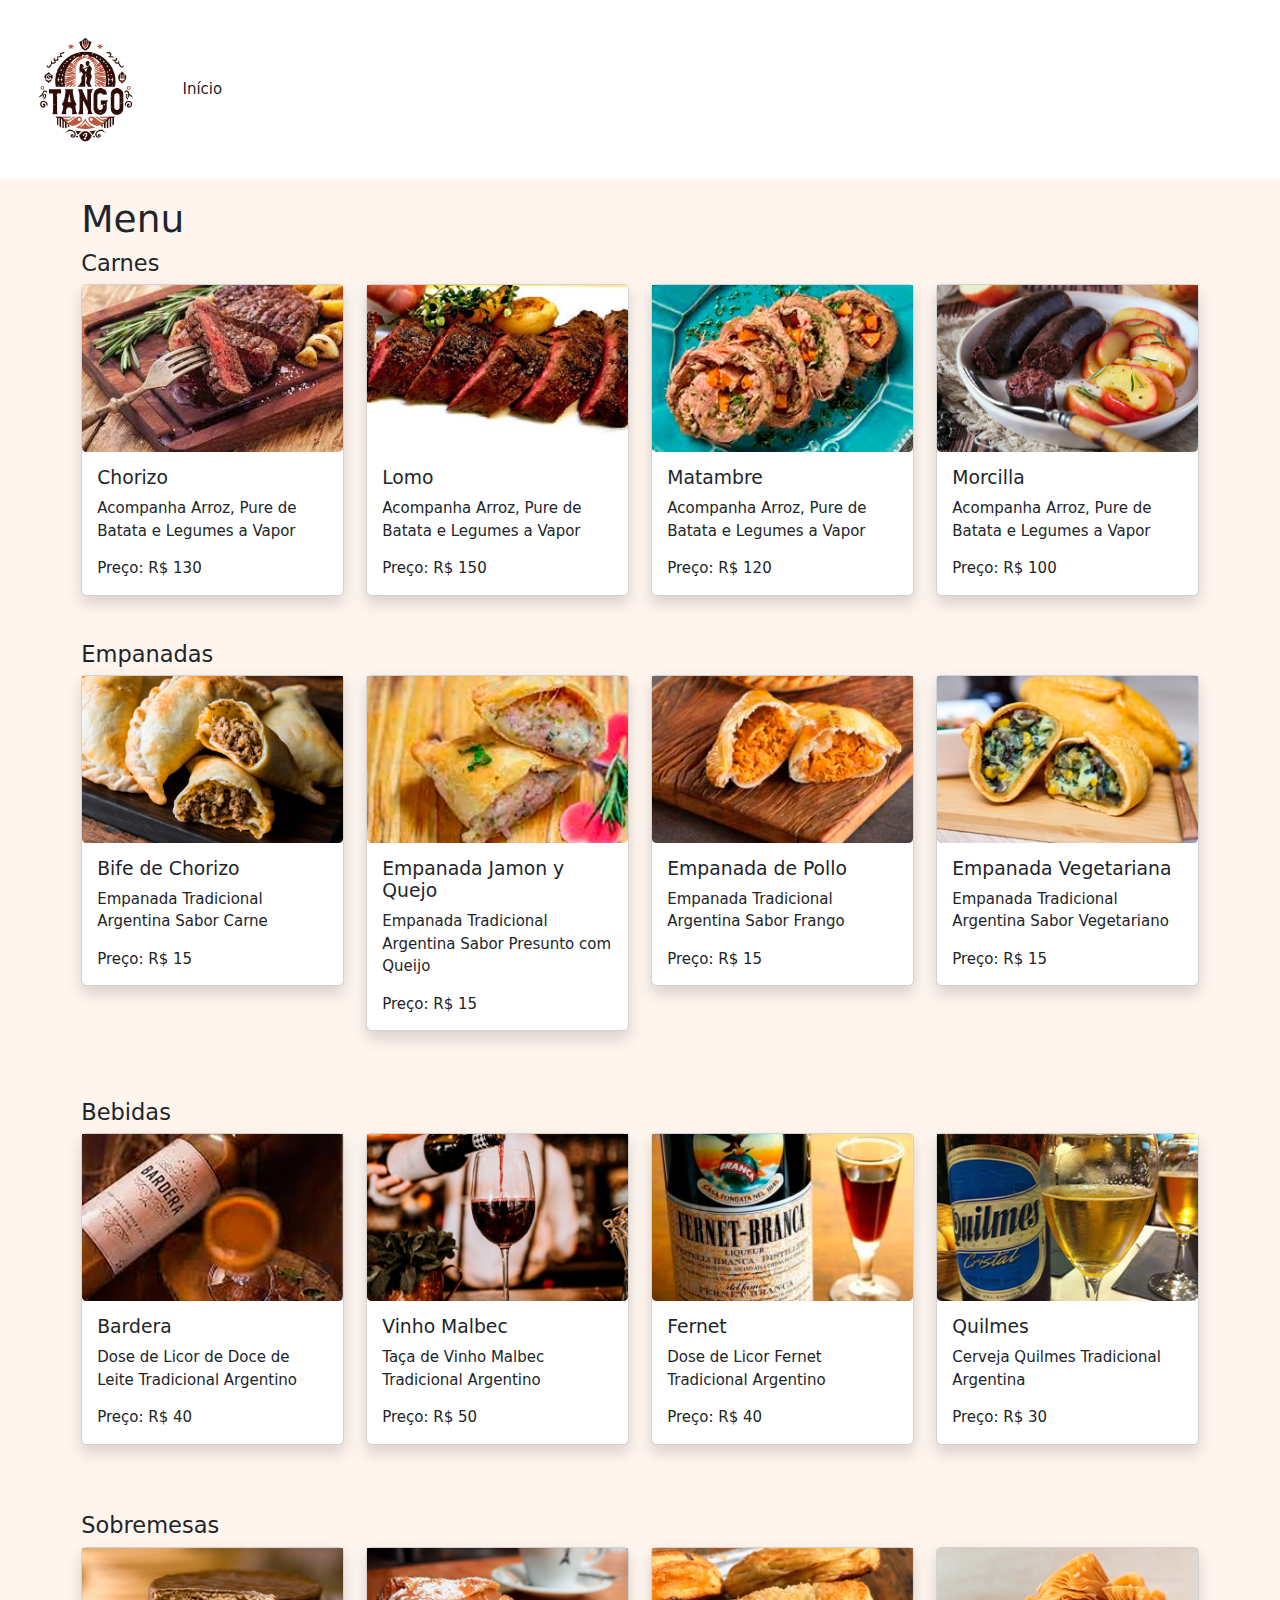
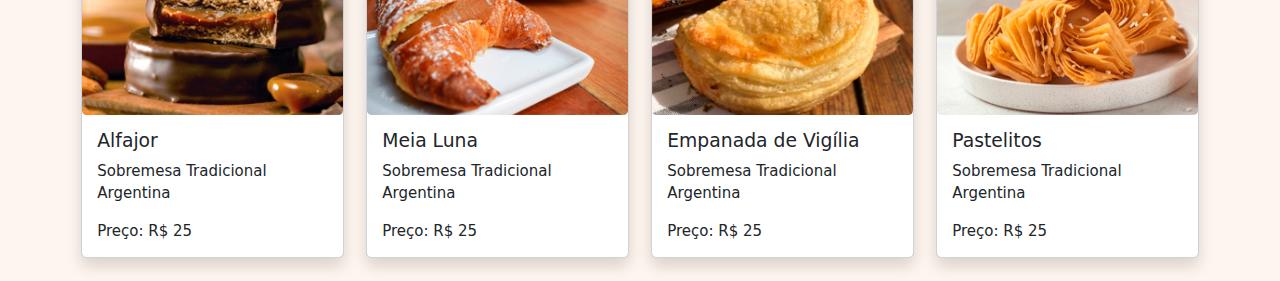
<file: Tango.html>
<html lang="pt-br" class="fa-american-sign-language-interpreting">

<head>
    <meta charset="UTF-8">
    <meta name="viewport" content="width=device-width, initial-scale=1.0 ">
    <title>Tango</title>
    <!-- Importe o CSS do Bootstrap -->
    <link rel="stylesheet" href="https://cdnjs.cloudflare.com/ajax/libs/font-awesome/4.7.0/css/font-awesome.min.css">
    <link rel="stylesheet" href="https://cdnjs.cloudflare.com/ajax/libs/font-awesome/4.7.0/css/font-awesome.min.css">
    <link href="https://maxcdn.bootstrapcdn.com/bootstrap/4.5.2/css/bootstrap.min.css" rel="stylesheet">
    <link href="CSS/style.css" rel="stylesheet">
    <link href="CSS/style1.css" rel="stylesheet">
    <link href="https://cdn.jsdelivr.net/npm/bootstrap@5.0.0-alpha1/dist/css/bootstrap.min.css" rel="stylesheet">
    <script src="https://cdn.jsdelivr.net/npm/bootstrap@5.0.0-alpha1/dist/js/bootstrap.min.js"></script>
    <script src="JavaScript/script.js"></script>
</head>     

<body>   
    <header>     
        <nav class="navbar navbar-expand-lg  navbar-light bg-white fixed-top" id="navbar">
            <a class="navbar-brand" href="#">
                <img src="imagens/Tango-Logo.png" alt="Logo do Meu Site" width="150" height="150"
                    class="d-inline-block align-top"></a>          
            <button class="navbar-toggler" type="button" data-toggle="collapse" data-target="#navbarNav"
                aria-controls="navbarNav" aria-expanded="false" aria-label="Toggle navigation">
                <span class="navbar-toggler-icon"></span>
            </button>
            <div class="collapse navbar-collapse align-content-end" id="navbarNav">
                <ul class="navbar-nav">
                    <li class="nav-item active">
                       <a class="nav-link ponteiro" href="index.html#destino-inicio" >Início</a>
                    </li>
                </ul>
            </div>
        </nav> <br><br><br><Br><br><br><br><br>
    </header>
    <main> 
        
        <section class="container btn-group-sm" id="clientes">
            <h1>Menu</h1>
            <h4>Carnes</h4>    
            <div class="row">
                <div class="col-sm " width="350" height="350">
                    <div class="card shadow">
                        <img src="imagens/bifeDeChorizo.jpg" alt="Chorizo" id="Chorizo" width="350" height="350" class="card-img-bottom img-fluid">
                        <div class="card-body">
                            <h5 class="card-title">Chorizo</h5>
                            <p class="card-text">Acompanha Arroz, Pure de Batata e Legumes a Vapor</p>
                            <p class="card-text">Preço: R$ 130</p>
                        </div>
                    </div> 
                </div>    

                <div class="col" width="350" height="350">
                    <div class="card shadow">
                        <img src="imagens/bifeDeLomo.jpg" alt="Lomo" id="Lomo" width="350" height="350" class="card-img-bottom img-fluid">
                        <div class="card-body">
                            <h5 class="card-title">Lomo</h5>
                            <p class="card-text">Acompanha Arroz, Pure de Batata e Legumes a Vapor</p>
                            <p class="card-text">Preço: R$ 150</p>
                        </div>
                    </div>
                </div> 

                <div class="col-sm" width="350" height="350">
                    <div class="card shadow">
                        <img src="imagens/matambre.jpg" alt="matambre" id="matambre" width="350" height="350" class="card-img-bottom img-fluid">
                        <div class="card-body">
                            <h5 class="card-title">Matambre</h5>
                            <p class="card-text">Acompanha Arroz, Pure de Batata e Legumes a Vapor</p>
                            <p class="card-text">Preço: R$ 120</p>
                            </div>
                    </div>
                </div>
                
                <div class="col-sm" width="350" height="350" >
                    <div class="card shadow">
                        <img src="imagens/morcilla.jpg" alt="morcilla" id="morcilla" width="350" height="350" class="card-img-bottom img-fluid">
                        <div class="card-body ">
                            <h5 class="card-title">Morcilla</h5>
                            <p class="card-text">Acompanha Arroz, Pure de Batata e Legumes a Vapor</p>
                            <p class="card-text">Preço: R$ 100</p>
                        </div>
                    </div>
                </div>

            </div> 

            <br><br>  

            <h4>Empanadas</h4>
            <div class="row">
                <div class="col-sm " width="350" height="350">
                    <div class="card shadow">
                        <img src="imagens/empanadaCarne.jpg" alt="carne" id="empanadaDeCarne"  width="350" height="350" class="card-img-bottom img-fluid">
                        <div class="card-body">
                            <h5 class="card-title">Bife de Chorizo</h5>
                            <p class="card-text">Empanada Tradicional Argentina Sabor Carne</p>
                            <p class="card-text">Preço: R$ 15</p>
                        </div>
                    </div>
                </div>

                <div class="col" width="350" height="350">
                    <div class="card shadow">
                        <img src="imagens/empanadaJamonYQueso.jpg" alt="empanadaJamonYQuejo" id="empanadaJamonYQuejo" width="350" height="350" class="card-img-bottom img-fluid">
                        <div class="card-body">
                            <h5 class="card-title">Empanada Jamon y Quejo</h5>
                            <p class="card-text">Empanada Tradicional Argentina Sabor Presunto com Queijo</p>
                            <p class="card-text">Preço: R$ 15</p>
                        </div>
                    </div>
                </div>

                <div class="col-sm" width="350" height="350">
                    <div class="card shadow">
                        <img src="imagens/empanadaPollo.jpg" alt="empanadaPollo" id="empanadaPollo" width="350" height="350" class="card-img-bottom img-fluid">
                        <div class="card-body">
                            <h5 class="card-title">Empanada de Pollo</h5>
                            <p class="card-text">Empanada Tradicional Argentina Sabor Frango</p>
                            <p class="card-text">Preço: R$ 15</p>
                            </div>
                    </div>
                </div>
                
                <div class="col-sm" width="350" height="350" >
                    <div class="card shadow">
                        <img src="imagens/empanadaVegetariana.jpg" alt="empanadaVegetariana" id="empanadaVegetariana" width="350" height="350" class="card-img-bottom img-fluid">
                        <div class="card-body ">
                            <h5 class="card-title">Empanada Vegetariana</h5>
                            <p class="card-text">Empanada Tradicional Argentina Sabor Vegetariano</p>
                            <p class="card-text">Preço: R$ 15</p>
                        </div>
                    </div>
                </div>

            </div><br>

            <br><br>  

            <h4>Bebidas</h4>  
            <div class="row">
                <div class="col-sm " width="350" height="350">
                    <div class="card shadow">
                        <img src="imagens/licorDoceDeLeite.jpg" alt="licorDoceDeLeite" id="licorDoceDeLeite"  width="350" height="350" class="card-img-bottom img-fluid">
                        <div class="card-body">
                            <h5 class="card-title">Bardera</h5>
                            <p class="card-text">Dose de Licor de Doce de Leite Tradicional Argentino</p>
                            <p class="card-text">Preço: R$ 40</p>
                        </div>
                    </div>
                </div>

                <div class="col" width="350" height="350">
                    <div class="card shadow">
                        <img src="imagens/vinhoMalbecArgentino.jpg" alt="vinhoMalbecArgentino" id="vinhoMalbecArgentino" width="350" height="350" class="card-img-bottom img-fluid">
                        <div class="card-body">
                            <h5 class="card-title">Vinho Malbec</h5>
                            <p class="card-text">Taça de Vinho Malbec Tradicional Argentino</p>
                            <p class="card-text">Preço: R$ 50</p>
                        </div>
                    </div>
                </div>

                <div class="col-sm" width="350" height="350">
                    <div class="card shadow">
                        <img src="imagens/fernetBebida.jpg" alt="fernetBebida" id="fernetBebida" width="350" height="350" class="card-img-bottom img-fluid">
                        <div class="card-body">
                            <h5 class="card-title">Fernet</h5>
                            <p class="card-text">Dose de Licor Fernet Tradicional Argentino</p>
                            <p class="card-text">Preço: R$ 40</p>
                            </div>
                    </div>
                </div>
                
                <div class="col-sm" width="350" height="350" >
                    <div class="card shadow">
                        <img src="imagens/quilmesBebida.jpg" alt="quilmesBebida" id="quilmesBebida" width="350" height="350" class="card-img-bottom img-fluid">
                        <div class="card-body ">
                            <h5 class="card-title">Quilmes</h5>
                            <p class="card-text">Cerveja Quilmes Tradicional Argentina</p>
                            <p class="card-text">Preço: R$ 30</p>
                        </div>
                    </div>
                </div>
                
            </div><br>

            <br><br>  

            <h4>Sobremesas</h4>
            <div class="row">
                <div class="col-sm " width="350" height="350">
                    <div class="card shadow">
                        <img src="imagens/alfajor.jpg" alt="alfajor" id="alfajor"  width="350" height="350" class="card-img-bottom img-fluid">
                        <div class="card-body">
                            <h5 class="card-title">Alfajor</h5>
                            <p class="card-text">Sobremesa Tradicional Argentina</p>
                            <p class="card-text">Preço: R$ 25</p>
                        </div>
                    </div>
                </div>

                <div class="col" width="350" height="350">
                    <div class="card shadow">
                        <img src="imagens/meiaLunaDeDoceDeLeite.jpg" alt="meiaLunaDeDoceDeLeite" id="meiaLunaDeDoceDeLeite" width="350" height="350" class="card-img-bottom img-fluid">
                        <div class="card-body">
                            <h5 class="card-title">Meia Luna</h5>
                            <p class="card-text">Sobremesa Tradicional Argentina</p>
                            <p class="card-text">Preço: R$ 25</p>
                        </div>
                    </div>
                </div>

                <div class="col-sm" width="350" height="350">
                    <div class="card shadow">
                        <img src="imagens/EmpanadaDeVigilia.jpg" alt="EmpanadaDeVigilia" id="EmpanadaDeVigilia" width="350" height="350" class="card-img-bottom img-fluid">
                        <div class="card-body">
                            <h5 class="card-title">Empanada de Vigília</h5>
                            <p class="card-text">Sobremesa Tradicional Argentina</p>
                            <p class="card-text">Preço: R$ 25</p>
                            </div>
                    </div>
                </div>
                
                <div class="col-sm" width="350" height="350" >
                    <div class="card shadow">
                        <img src="imagens/Pastelitos.jpg" alt="Pastelitos" id="Pastelitos" width="350" height="350" class="card-img-bottom img-fluid">
                        <div class="card-body ">
                            <h5 class="card-title">Pastelitos</h5>
                            <p class="card-text">Sobremesa Tradicional Argentina</p>
                            <p class="card-text">Preço: R$ 25</p>
                        </div>
                    </div>
                </div>
                
            </div><br>

        </section>
    </main>
</body>

</html>
</file>
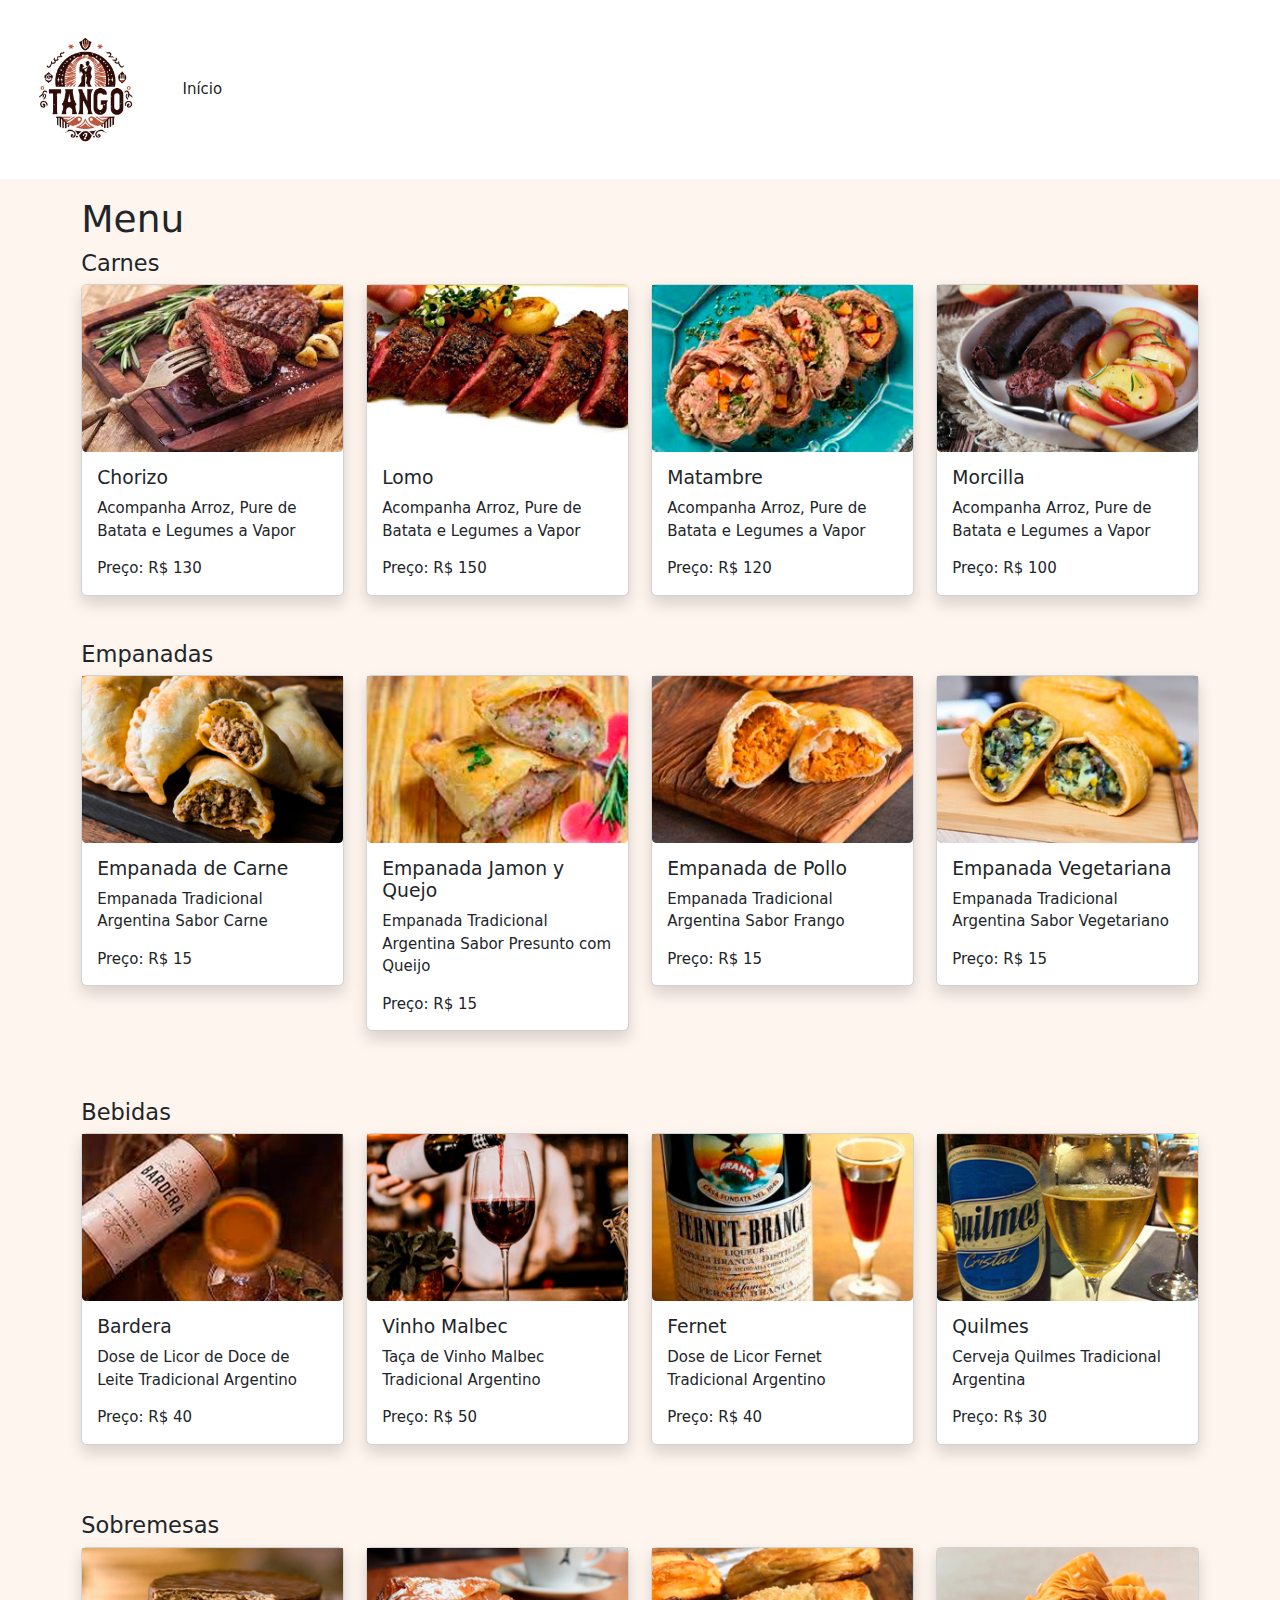
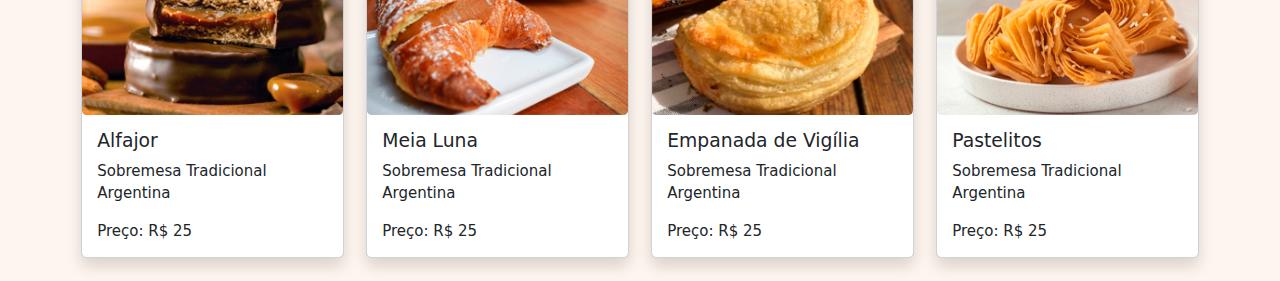
<file: Site/Tango.html>
<html lang="pt-br" class="fa-american-sign-language-interpreting">

<head>
    <meta charset="UTF-8">
    <meta name="viewport" content="width=device-width, initial-scale=1.0 ">
    <title>Tango</title>
    <!-- Importe o CSS do Bootstrap -->
    <link rel="stylesheet" href="https://cdnjs.cloudflare.com/ajax/libs/font-awesome/4.7.0/css/font-awesome.min.css">
    <link rel="stylesheet" href="https://cdnjs.cloudflare.com/ajax/libs/font-awesome/4.7.0/css/font-awesome.min.css">
    <link href="https://maxcdn.bootstrapcdn.com/bootstrap/4.5.2/css/bootstrap.min.css" rel="stylesheet">
    <link href="CSS/style.css" rel="stylesheet">
    <link href="CSS/style1.css" rel="stylesheet">
    <link href="https://cdn.jsdelivr.net/npm/bootstrap@5.0.0-alpha1/dist/css/bootstrap.min.css" rel="stylesheet">
    <script src="https://cdn.jsdelivr.net/npm/bootstrap@5.0.0-alpha1/dist/js/bootstrap.min.js"></script>
    <script src="JavaScript/script.js"></script>
</head>     

<body>   
    <header>     
        <nav class="navbar navbar-expand-lg  navbar-light bg-white fixed-top" id="navbar">
            <a class="navbar-brand" href="#">
                <img src="imagens/Tango-Logo.png" alt="Logo do Meu Site" width="150" height="150"
                    class="d-inline-block align-top"></a>          
            <button class="navbar-toggler" type="button" data-toggle="collapse" data-target="#navbarNav"
                aria-controls="navbarNav" aria-expanded="false" aria-label="Toggle navigation">
                <span class="navbar-toggler-icon"></span>
            </button>
            <div class="collapse navbar-collapse align-content-end" id="navbarNav">
                <ul class="navbar-nav">
                    <li class="nav-item active">
                       <a class="nav-link ponteiro" href="index.html#destino-inicio" >Início</a>
                    </li>
                </ul>
            </div>
        </nav> <br><br><br><Br><br><br><br><br>
    </header>
    <main> 
        
        <section class="container btn-group-sm" id="clientes">
            <h1>Menu</h1>
            <h4>Carnes</h4>    
            <div class="row">
                <div class="col-sm " width="350" height="350">
                    <div class="card shadow">
                        <img src="imagens/bifeDeChorizo.jpg" alt="Chorizo" id="Chorizo" width="350" height="350" class="card-img-bottom img-fluid">
                        <div class="card-body">
                            <h5 class="card-title">Chorizo</h5>
                            <p class="card-text">Acompanha Arroz, Pure de Batata e Legumes a Vapor</p>
                            <p class="card-text">Preço: R$ 130</p>
                        </div>
                    </div> 
                </div>    

                <div class="col" width="350" height="350">
                    <div class="card shadow">
                        <img src="imagens/bifeDeLomo.jpg" alt="Lomo" id="Lomo" width="350" height="350" class="card-img-bottom img-fluid">
                        <div class="card-body">
                            <h5 class="card-title">Lomo</h5>
                            <p class="card-text">Acompanha Arroz, Pure de Batata e Legumes a Vapor</p>
                            <p class="card-text">Preço: R$ 150</p>
                        </div>
                    </div>
                </div> 

                <div class="col-sm" width="350" height="350">
                    <div class="card shadow">
                        <img src="imagens/matambre.jpg" alt="matambre" id="matambre" width="350" height="350" class="card-img-bottom img-fluid">
                        <div class="card-body">
                            <h5 class="card-title">Matambre</h5>
                            <p class="card-text">Acompanha Arroz, Pure de Batata e Legumes a Vapor</p>
                            <p class="card-text">Preço: R$ 120</p>
                            </div>
                    </div>
                </div>
                
                <div class="col-sm" width="350" height="350" >
                    <div class="card shadow">
                        <img src="imagens/morcilla.jpg" alt="morcilla" id="morcilla" width="350" height="350" class="card-img-bottom img-fluid">
                        <div class="card-body ">
                            <h5 class="card-title">Morcilla</h5>
                            <p class="card-text">Acompanha Arroz, Pure de Batata e Legumes a Vapor</p>
                            <p class="card-text">Preço: R$ 100</p>
                        </div>
                    </div>
                </div>

            </div> 

            <br><br>  

            <h4>Empanadas</h4>
            <div class="row">
                <div class="col-sm " width="350" height="350">
                    <div class="card shadow">
                        <img src="imagens/empanadaCarne.jpg" alt="carne" id="empanadaDeCarne"  width="350" height="350" class="card-img-bottom img-fluid">
                        <div class="card-body">
                            <h5 class="card-title">Empanada de Carne</h5>
                            <p class="card-text">Empanada Tradicional Argentina Sabor Carne</p>
                            <p class="card-text">Preço: R$ 15</p>
                        </div>
                    </div>
                </div>

                <div class="col" width="350" height="350">
                    <div class="card shadow">
                        <img src="imagens/empanadaJamonYQueso.jpg" alt="empanadaJamonYQuejo" id="empanadaJamonYQuejo" width="350" height="350" class="card-img-bottom img-fluid">
                        <div class="card-body">
                            <h5 class="card-title">Empanada Jamon y Quejo</h5>
                            <p class="card-text">Empanada Tradicional Argentina Sabor Presunto com Queijo</p>
                            <p class="card-text">Preço: R$ 15</p>
                        </div>
                    </div>
                </div>

                <div class="col-sm" width="350" height="350">
                    <div class="card shadow">
                        <img src="imagens/empanadaPollo.jpg" alt="empanadaPollo" id="empanadaPollo" width="350" height="350" class="card-img-bottom img-fluid">
                        <div class="card-body">
                            <h5 class="card-title">Empanada de Pollo</h5>
                            <p class="card-text">Empanada Tradicional Argentina Sabor Frango</p>
                            <p class="card-text">Preço: R$ 15</p>
                            </div>
                    </div>
                </div>
                
                <div class="col-sm" width="350" height="350" >
                    <div class="card shadow">
                        <img src="imagens/empanadaVegetariana.jpg" alt="empanadaVegetariana" id="empanadaVegetariana" width="350" height="350" class="card-img-bottom img-fluid">
                        <div class="card-body ">
                            <h5 class="card-title">Empanada Vegetariana</h5>
                            <p class="card-text">Empanada Tradicional Argentina Sabor Vegetariano</p>
                            <p class="card-text">Preço: R$ 15</p>
                        </div>
                    </div>
                </div>

            </div><br>

            <br><br>  

            <h4>Bebidas</h4>  
            <div class="row">
                <div class="col-sm " width="350" height="350">
                    <div class="card shadow">
                        <img src="imagens/licorDoceDeLeite.jpg" alt="licorDoceDeLeite" id="licorDoceDeLeite"  width="350" height="350" class="card-img-bottom img-fluid">
                        <div class="card-body">
                            <h5 class="card-title">Bardera</h5>
                            <p class="card-text">Dose de Licor de Doce de Leite Tradicional Argentino</p>
                            <p class="card-text">Preço: R$ 40</p>
                        </div>
                    </div>
                </div>

                <div class="col" width="350" height="350">
                    <div class="card shadow">
                        <img src="imagens/vinhoMalbecArgentino.jpg" alt="vinhoMalbecArgentino" id="vinhoMalbecArgentino" width="350" height="350" class="card-img-bottom img-fluid">
                        <div class="card-body">
                            <h5 class="card-title">Vinho Malbec</h5>
                            <p class="card-text">Taça de Vinho Malbec Tradicional Argentino</p>
                            <p class="card-text">Preço: R$ 50</p>
                        </div>
                    </div>
                </div>

                <div class="col-sm" width="350" height="350">
                    <div class="card shadow">
                        <img src="imagens/fernetBebida.jpg" alt="fernetBebida" id="fernetBebida" width="350" height="350" class="card-img-bottom img-fluid">
                        <div class="card-body">
                            <h5 class="card-title">Fernet</h5>
                            <p class="card-text">Dose de Licor Fernet Tradicional Argentino</p>
                            <p class="card-text">Preço: R$ 40</p>
                            </div>
                    </div>
                </div>
                
                <div class="col-sm" width="350" height="350" >
                    <div class="card shadow">
                        <img src="imagens/quilmesBebida.jpg" alt="quilmesBebida" id="quilmesBebida" width="350" height="350" class="card-img-bottom img-fluid">
                        <div class="card-body ">
                            <h5 class="card-title">Quilmes</h5>
                            <p class="card-text">Cerveja Quilmes Tradicional Argentina</p>
                            <p class="card-text">Preço: R$ 30</p>
                        </div>
                    </div>
                </div>
                
            </div><br>

            <br><br>  

            <h4>Sobremesas</h4>
            <div class="row">
                <div class="col-sm " width="350" height="350">
                    <div class="card shadow">
                        <img src="imagens/alfajor.jpg" alt="alfajor" id="alfajor"  width="350" height="350" class="card-img-bottom img-fluid">
                        <div class="card-body">
                            <h5 class="card-title">Alfajor</h5>
                            <p class="card-text">Sobremesa Tradicional Argentina</p>
                            <p class="card-text">Preço: R$ 25</p>
                        </div>
                    </div>
                </div>

                <div class="col" width="350" height="350">
                    <div class="card shadow">
                        <img src="imagens/meiaLunaDeDoceDeLeite.jpg" alt="meiaLunaDeDoceDeLeite" id="meiaLunaDeDoceDeLeite" width="350" height="350" class="card-img-bottom img-fluid">
                        <div class="card-body">
                            <h5 class="card-title">Meia Luna</h5>
                            <p class="card-text">Sobremesa Tradicional Argentina</p>
                            <p class="card-text">Preço: R$ 25</p>
                        </div>
                    </div>
                </div>

                <div class="col-sm" width="350" height="350">
                    <div class="card shadow">
                        <img src="imagens/EmpanadaDeVigilia.jpg" alt="EmpanadaDeVigilia" id="EmpanadaDeVigilia" width="350" height="350" class="card-img-bottom img-fluid">
                        <div class="card-body">
                            <h5 class="card-title">Empanada de Vigília</h5>
                            <p class="card-text">Sobremesa Tradicional Argentina</p>
                            <p class="card-text">Preço: R$ 25</p>
                            </div>
                    </div>
                </div>
                
                <div class="col-sm" width="350" height="350" >
                    <div class="card shadow">
                        <img src="imagens/Pastelitos.jpg" alt="Pastelitos" id="Pastelitos" width="350" height="350" class="card-img-bottom img-fluid">
                        <div class="card-body ">
                            <h5 class="card-title">Pastelitos</h5>
                            <p class="card-text">Sobremesa Tradicional Argentina</p>
                            <p class="card-text">Preço: R$ 25</p>
                        </div>
                    </div>
                </div>
                
            </div><br>

        </section>
    </main>
</body>
</html>
</file>
<file: CSS/style.css>
html{
    font-family: Arial, Helvetica, sans-serif;
    font-size: 15px;       
}


textarea{
    display: inline-block;
    align-content: baseline;
    text-align: left;
    width: 100%;
    height: 100px;
    padding: 12px 20px;
    box-sizing: border-box;
    border: 2px solid #ccc;
    border-radius: 4px;
    background-color: #f8f8f8;
    font-size: 16px;
    resize: none;
}


#header{
    width: 600px;
}
form{
    background-color: #f2f2f2;
}
.navitem{
    cursor: pointer;
}

.ponteiro {
    cursor: pointer;
}
.ponteiro:hover{
    background-color: #fff7e0 ;
}
#lupa{
  text-align:right;
}
#nav{
    text-align: center;
}
#navbar{
    text-align: right;
    align-items: right;
    background-color: #000000;
    color: #fff;
    padding: 10px;
    align-self: right;
}
#contact{
    text-align: center;
    size: 100px;
    box-sizing: content-box;
    margin:10px 10px 10px 10px;
    text-align: center; 
    color: white;
    padding: 10px;
    border: #ccc;	
    font-family: Arial, Helvetica, sans-serif;
    border-radius: 30px;
    background-color: #00008B;
    /* background: linear-gradient(135deg, #000000 0%, #00008B 100%); */
}

.campo {
    display: flex;
    align-items: center; /* Alinha verticalmente os elementos filhos */
    margin-bottom: 10px; /* Espaçamento entre os pares rótulo/campo */
  }

.contato{
    padding-left: 10px;
    padding-right: 10px;
    border-radius: 100px 50px 100px 50px;
    width:  95%;
    margin: 1px 1px 3px 1px;
    align-content: center;
    color: black;

    
}
#perguntas{
    border-radius: 100px 50px 100px 50px;
    width: 100%;
    margin: 1px 1px 3px 1px;
    align-content: center;
    color: white;
    resize:none;
}


#titulo {
    text-align: center; 
    color: white; 
    padding: 10px; 
}

#containers {
    display: flex;
    justify-content: space-around;
    color: white;
}

#containers #card {
    width: 100%; 
    margin: 10px;
    padding: 20px;
    text-align: center;
    background: linear-gradient(135deg, #000000 0%, #00008B 100%);
    border-radius: 15px;
    box-shadow: 2px 5px 15px black;
    transition: transform 0.5s;
}

@media (min-width: 768px) {
    /* A partir de telas com largura mínima de 768px, ajusta a largura dos cards */
    #containers #card  {
        width: 75%; /* Define a largura dos cards para ocupar 30% da largura do contêiner */
        max-width: initial; 
    }
}


#containers #card:hover {
    transform: scale(1.05);
}

#containers #card #titulo-card {
    border-bottom: 2px solid gray;
    padding: 20px 0;
}

#containers #card #titulo-card h2 {
    font-size: 28px; /* Tamanhos de fonte menores para telas menores */
    padding-bottom: 10px;
}

#containers #card #titulo-card p span {
    font-size: 32px; /* Tamanhos de fonte menores para telas menores */
    padding: 0 5px;
}

#containers #card #conteudo-card ul {
    padding: 10px 0;
    padding-bottom: 20px;
}

#containers #card #conteudo-card ul li {
    list-style: none;
    padding: 5px 0; /* Espaçamento menor entre os itens da lista */
}

#containers #card #conteudo-card ul li i {
    margin-right: 4px;
}

#containers #card #conteudo-card button {
    width: 100%;
    padding: 10px;
    background: white;
    border-radius: 20px;
    margin-bottom: 10px;
    outline: none;
    border: none;
    cursor: pointer;
    transition: 0.3s;
    color: black;
}

#containers #card #conteudo-card button:hover {
    background: #17ead9;
    letter-spacing: 1.2px;
}

hr{
    color: transparent;
}
.card-container {
    text-align: center; 
}
.acessiveis{
    color: rgb(84, 212, 84);
}
.naoAcessiveis{
    color: red;
}

.shadow-lg{
    box-shadow: 0 1rem 1.5rem rgba(0, 0, 0, 0.15) !important;
}
</file>
<file: CSS/style1.css>
html,head,body,header,footer,nav,section,main { 
    background-color: #fff5ef;
}
</file>
<file: Site/CSS/style.css>
html{
    font-family: Arial, Helvetica, sans-serif;
    font-size: 15px;       
}


textarea{
    display: inline-block;
    align-content: baseline;
    text-align: left;
    width: 100%;
    height: 100px;
    padding: 12px 20px;
    box-sizing: border-box;
    border: 2px solid #ccc;
    border-radius: 4px;
    background-color: #f8f8f8;
    font-size: 16px;
    resize: none;
}


#header{
    width: 600px;
}
form{
    background-color: #f2f2f2;
}
.navitem{
    cursor: pointer;
}

.ponteiro {
    cursor: pointer;
}
.ponteiro:hover{
    background-color: #fff7e0 ;
}
#lupa{
    text-align:right;
}
#nav{
    text-align: center;
}
#navbar{
    text-align: right;
    align-items: right;
    background-color: #000000;
    color: #fff;
    padding: 10px;
    align-self: right;
}
#contact{
    text-align: center;
    size: 100px;
    box-sizing: content-box;
    margin:10px 10px 10px 10px;
    text-align: center; 
    color: white;
    padding: 10px;
    border: #ccc;	
    font-family: Arial, Helvetica, sans-serif;
    border-radius: 30px;
    background-color: #00008B;
    /* background: linear-gradient(135deg, #000000 0%, #00008B 100%); */
}

.campo {
    display: flex;
    align-items: center; /* Alinha verticalmente os elementos filhos */
    margin-bottom: 10px; /* Espaçamento entre os pares rótulo/campo */
}

.contato{
    padding-left: 10px;
    padding-right: 10px;
    border-radius: 100px 50px 100px 50px;
    width:  95%;
    margin: 1px 1px 3px 1px;
    align-content: center;
    color: black;
}
#perguntas{
    border-radius: 100px 50px 100px 50px;
    width: 100%;
    margin: 1px 1px 3px 1px;
    align-content: center;
    color: white;
    resize:none;
}


#titulo {
    text-align: center; 
    color: white; 
    padding: 10px; 
}

#containers {
    display: flex;
    justify-content: space-around;
    color: white;
}

#containers #card {
    width: 100%; 
    margin: 10px;
    padding: 20px;
    text-align: center;
    background: linear-gradient(135deg, #000000 0%, #00008B 100%);
    border-radius: 15px;
    box-shadow: 2px 5px 15px black;
    transition: transform 0.5s;
}

@media (min-width: 768px) {
    /* A partir de telas com largura mínima de 768px, ajusta a largura dos cards */
    #containers #card  {
        width: 75%; /* Define a largura dos cards para ocupar 30% da largura do contêiner */
        max-width: initial; 
    }
}


#containers #card:hover {
    transform: scale(1.05);
}

#containers #card #titulo-card {
    border-bottom: 2px solid gray;
    padding: 20px 0;
}

#containers #card #titulo-card h2 {
    font-size: 28px; /* Tamanhos de fonte menores para telas menores */
    padding-bottom: 10px;
}

#containers #card #titulo-card p span {
    font-size: 32px; /* Tamanhos de fonte menores para telas menores */
    padding: 0 5px;
}

#containers #card #conteudo-card ul {
    padding: 10px 0;
    padding-bottom: 20px;
}

#containers #card #conteudo-card ul li {
    list-style: none;
    padding: 5px 0; /* Espaçamento menor entre os itens da lista */
}

#containers #card #conteudo-card ul li i {
    margin-right: 4px;
}

#containers #card #conteudo-card button {
    width: 100%;
    padding: 10px;
    background: white;
    border-radius: 20px;
    margin-bottom: 10px;
    outline: none;
    border: none;
    cursor: pointer;
    transition: 0.3s;
    color: black;
}

#containers #card #conteudo-card button:hover {
    background: #17ead9;
    letter-spacing: 1.2px;
}

hr{
    color: transparent;
}
.card-container {
    text-align: center; 
}
.acessiveis{
    color: rgb(84, 212, 84);
}
.naoAcessiveis{
    color: red;
}

.shadow-lg{
    box-shadow: 0 1rem 1.5rem rgba(0, 0, 0, 0.15) !important;
}
</file>
<file: Site/CSS/style1.css>
html,head,body,header,footer,nav,section,main { 
    background-color: #fff5ef;
}
</file>
